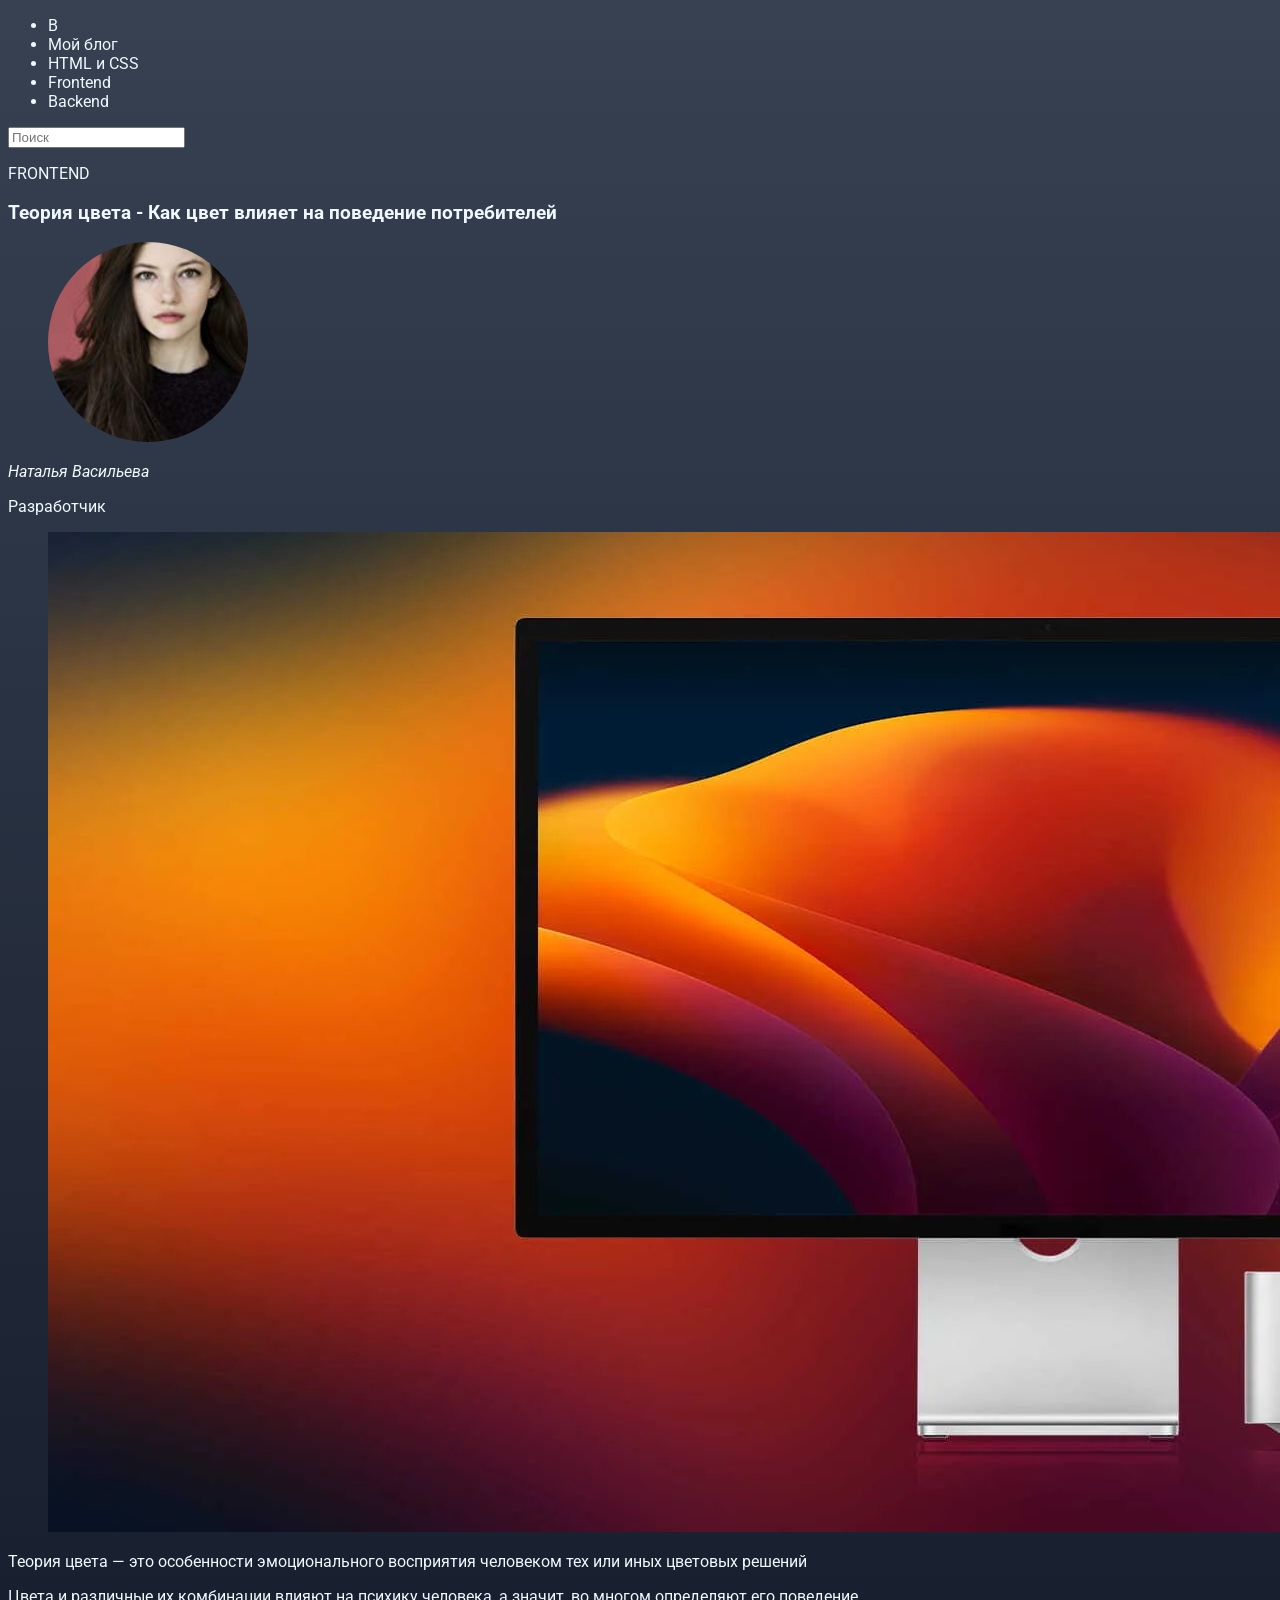
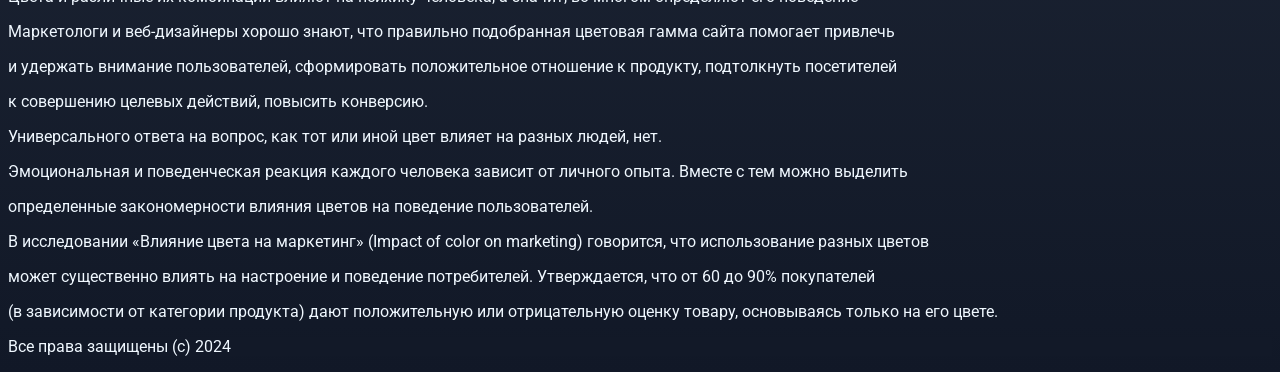
<file: 1-Blog/index.html>
<!DOCTYPE html>
<html lang="ru">

<head>
    <meta charset="UTF-8">
    <meta name="viewport" content="width=device-width, initial-scale=1.0">
    <link rel="preconnect" href="https://fonts.googleapis.com">
    <link rel="preconnect" href="https://fonts.gstatic.com" crossorigin>
    <link href="https://fonts.googleapis.com/css2?family=Roboto:ital,wght@0,100..900;1,100..900&display=swap"
        rel="stylesheet">
    <link rel="stylesheet" href="/1-Blog/styles/styles.css">
    <title>Мой Блог</title>
</head>

<body>
    <header class="header">
        <nav>
            <ul>
                <li><a href="#">В</a></li>
                <li><a href="#">Мой блог</a></li>
                <li><a href="#">HTML и CSS</a></li>
                <li><a href="#">Frontend</a></li>
                <li><a href="#">Backend</a></li>
            </ul>
            <input type="search" placeholder="Поиск" />
        </nav>
    </header>
    <main>
        <article>
            <section class="hero">
                <p>FRONTEND</p>
                <time datetime="12 мая 2024"></time>
                <h1>Теория цвета - Как цвет влияет на поведение потребителей</h1>
                <figure>
                    <img class="heroImage" src="/1-Blog/images/56d2936ddebdc3f275a19554e34f56b7ae22bd8b.png" alt="Фото">
                </figure>
                <address>Наталья Васильева</address>
                <p>Разработчик</p>
                <figure>
                    <img src="/1-Blog/images/8cefa35e4f3f91ff718dae25d01f84692996a2cd.png" alt="Главная картинка">
                </figure>
            </section>
            <section class="colorTheory">
                <p>Теория цвета — это особенности эмоционального восприятия человеком
                    тех или иных цветовых решений</p>
                <p>Цвета и различные их комбинации влияют
                    на психику человека, а значит, во многом определяют его поведение</p>
                <p>Маркетологи и веб-дизайнеры хорошо знают, что правильно подобранная
                    цветовая гамма сайта помогает привлечь</p>
                <p>и удержать внимание
                    пользователей, сформировать положительное отношение к продукту, подтолкнуть посетителей</p>
                <p>к совершению целевых действий, повысить конверсию.</p>
            </section>
            <section class="universalAnswer">
                <p>Универсального ответа на вопрос, как тот или иной цвет влияет на разных людей, нет.</p>
                <p>Эмоциональная и поведенческая реакция каждого человека зависит от личного опыта.
                    Вместе с тем можно выделить</p>
                <p>определенные закономерности влияния цветов на поведение
                    пользователей.</p>
            </section>
            <section class="'colorMarketing">
                <p> В исследовании «Влияние цвета на маркетинг» (Impact of color on marketing) говорится,
                    что использование разных цветов</p>
                <p>может существенно влиять на настроение и поведение
                    потребителей. Утверждается, что от 60 до 90% покупателей</p>
                <p>(в зависимости от категории
                    продукта) дают положительную или отрицательную оценку товару, основываясь только на
                    его цвете.</p>
            </section>
        </article>
    </main>
    <footer>
        <p>Все права защищены (c) 2024</p>
    </footer>

</body>

</html>
</file>
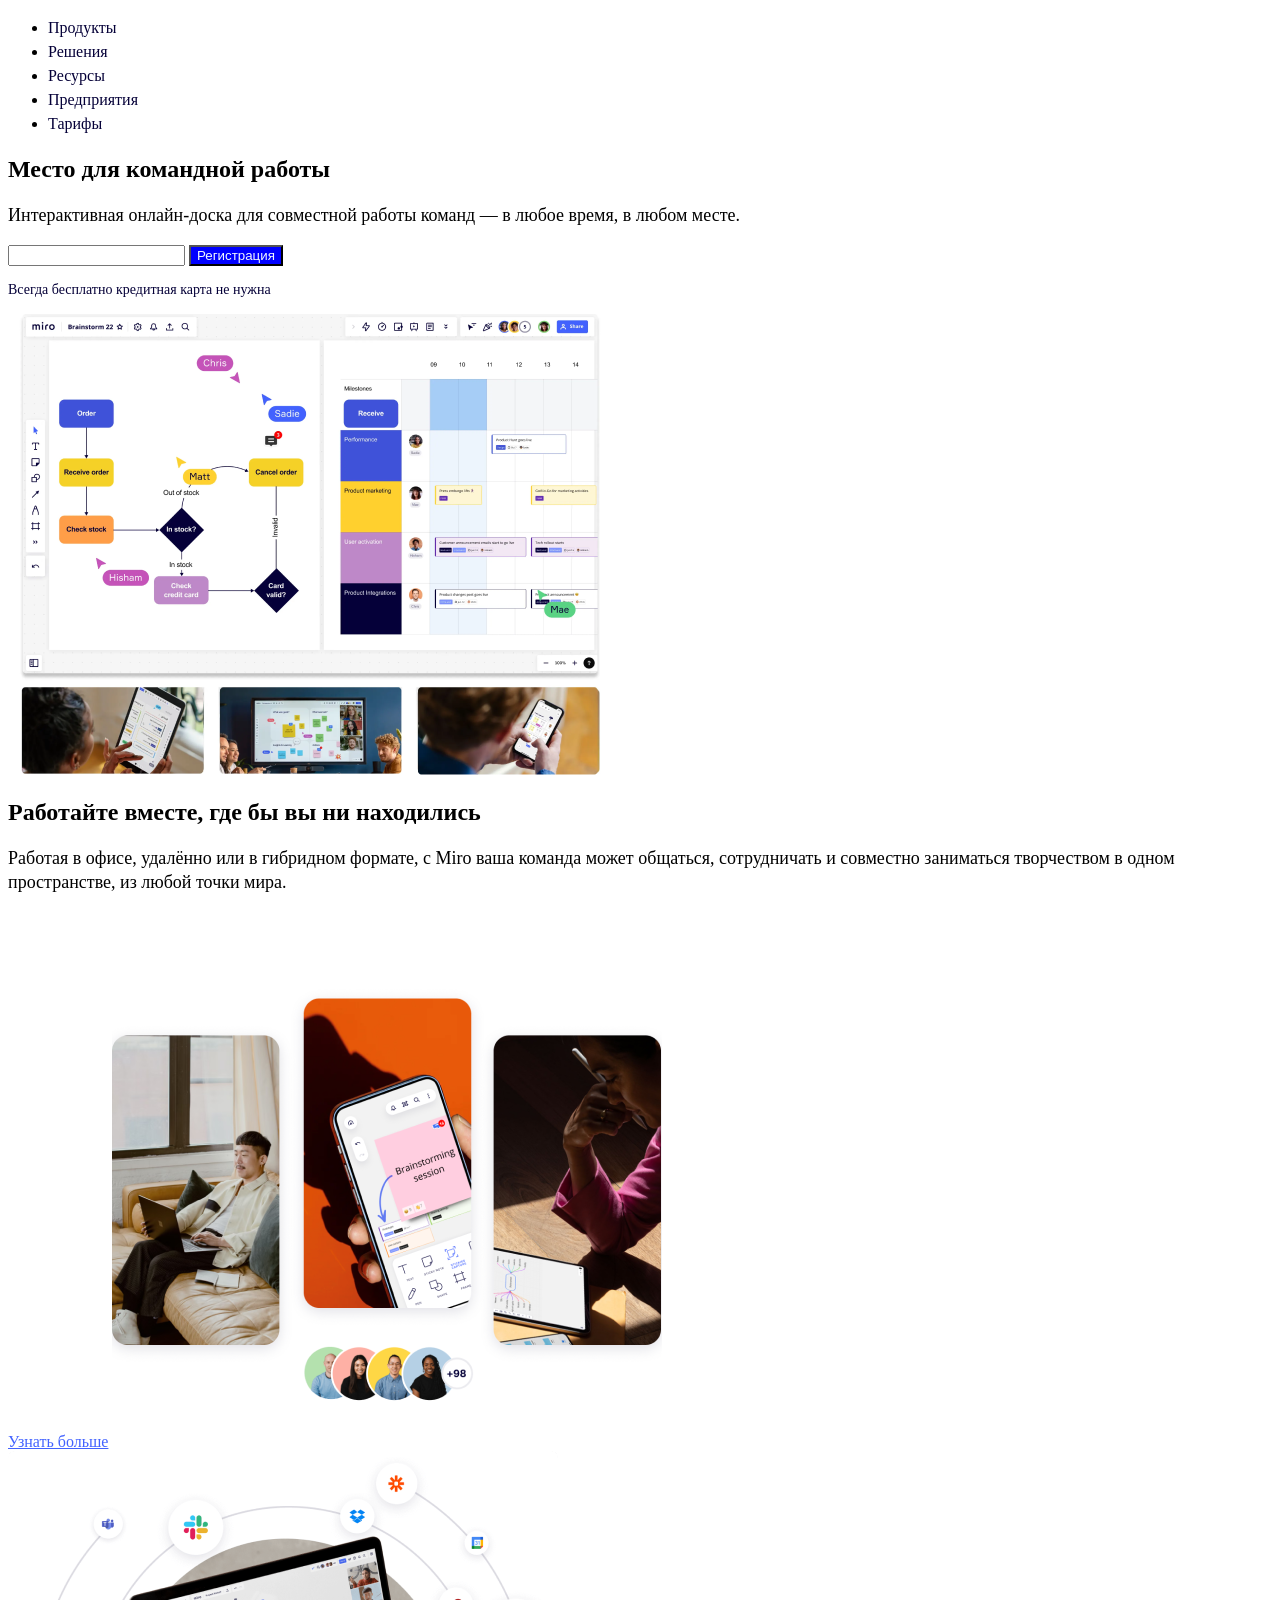
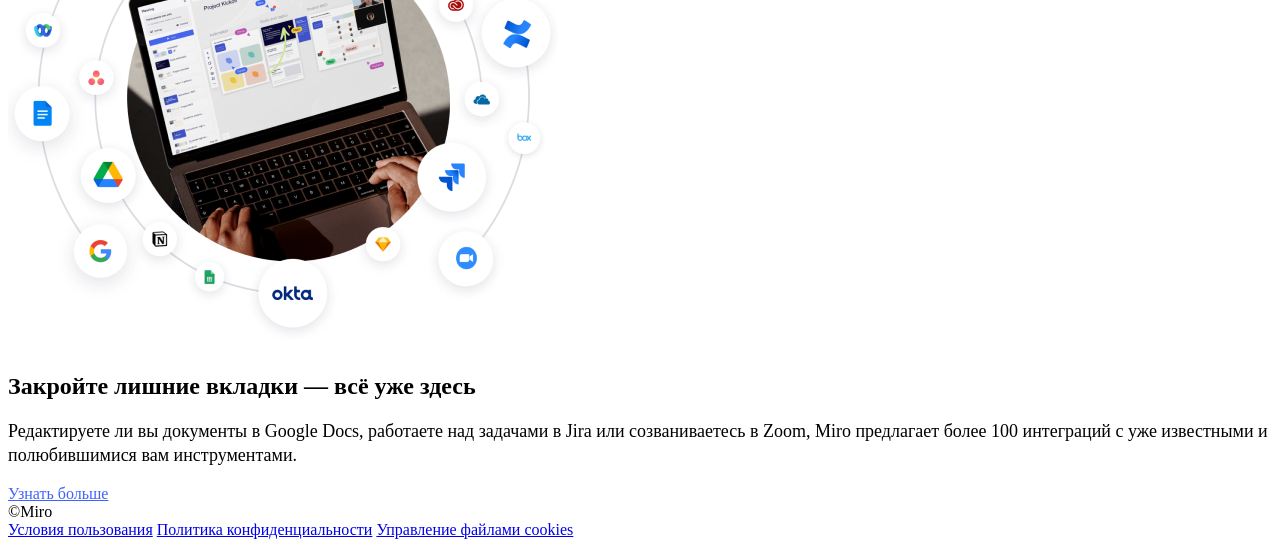
<file: 1-Miro/index.html>
<!DOCTYPE html>
<html lang="en">
<head>
    <meta charset="UTF-8">
    <meta name="viewport" content="width=device-width, initial-scale=1.0">
	<link rel="stylesheet" href="./styles/styles.css">
	<title>Miro</title>
</head>
<body>
	<header>
		<nav>
			<ul>
				<li><a href="#">Продукты</a></li>
				<li><a href="#">Решения</a></li>
				<li><a href="#">Ресурсы</a></li>
				<li><a href="#">Предприятия</a></li>
				<li><a href="#">Тарифы</a></li>
			</ul>
		</nav>
	</header>
	<main>
		<section>
			<h1>Место для командной работы</h1>
			<p>Интерактивная онлайн-доска для совместной работы команд — в любое время, в любом месте.</p>
			<form action="/registr" method="get" class="heroForm">
				<input type="email" name="email" id="email">
				<button id="heroButton">Регистрация</button>
			</form>
			<p>Всегда бесплатно кредитная карта не нужна</p>
			<img src="./img/headerimage-without-text 1.png" alt="Картинка">
		</section>
		<section>
			<h1>Работайте вместе, где бы вы ни находились</h1>
			<p>Работая в офисе, удалённо или в гибридном формате, с Miro ваша команда может общаться, сотрудничать и 
				совместно заниматься творчеством в одном пространстве, из любой точки мира.
			</p>
			<a href="#" class="link">Узнать больше</a>
			<img src="./img/IMAGE (1).png" alt="Картинка">

		</section>
		<section>
			<img src="./img/IMAGE.png" alt="Картинка">
			<h1>Закройте лишние вкладки — всё уже здесь</h1>
			<p>Редактируете ли вы документы в Google Docs, работаете над задачами в Jira или созваниваетесь в 
				Zoom, Miro предлагает более 100 интеграций с уже известными и полюбившимися вам инструментами.
			</p>
			<a href="#" class="link">Узнать больше</a>
		</section>
	</main>
	<footer>
		<div>&#169;Miro</div>
		<div><a href="#">Условия пользования</a>
			<a href="#">Политика конфиденциальности</a>
			<a href="#">Управление файлами cookies</a>
		</div>
	</footer>
    
</body>
</html>
</file>
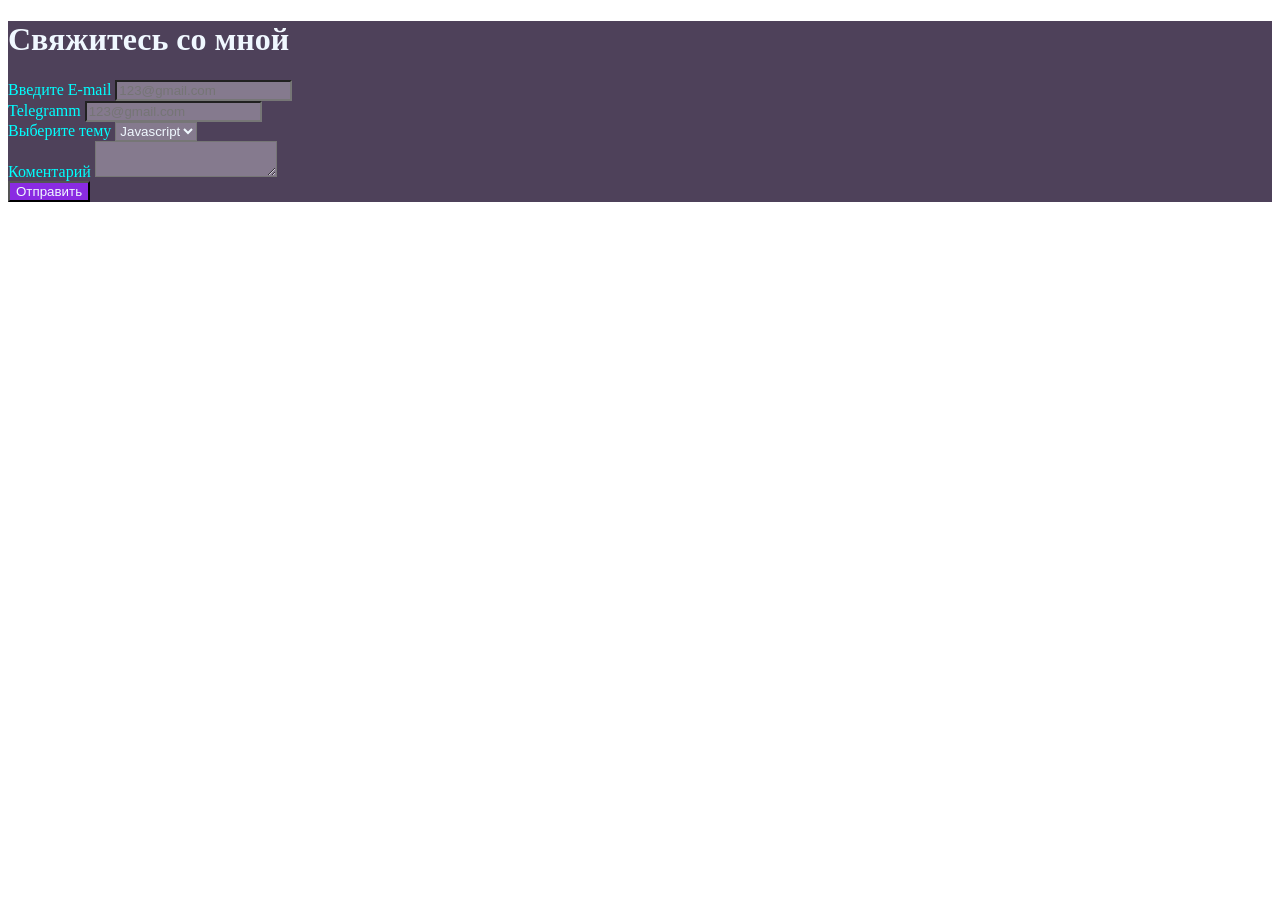
<file: BackForm/index.html>
<!DOCTYPE html>
<html lang="en">

<head>
    <meta charset="UTF-8">
    <meta name="viewport" content="width=device-width>, initial-scale=1.0">
    <title>Document</title>
    <link rel="stylesheet" href="styles.css">
</head>

<body>
    <main>
        <form action="#">
            <h1>Свяжитесь со мной</h1>
            <div>
                <div>
                    <label for="email">Введите E-mail</label>
                    <input type="email" name="email" id="email" placeholder="123@gmail.com" required>
                </div>
                <div>
                    <label for="telegramm">Telegramm</label>
                    <input type="password" name="telegramm" id="telegramm" placeholder="123@gmail.com" required>
                </div>
                <div>
                    <label for="topick">Выберите тему</label>
                    <select type="topick" name="topick" id="topick" placeholder="Приобретение курсов">
                        <option value="javascript">Javascript</option>
                    </select>
                </div>
                <label for="coment">Коментарий</label>
                <textarea type="text" name="text" id="text"></textarea>
            </div>
            <button type="submit">Отправить</button>
        </form>
    </main>
</body>

</html>
</file>
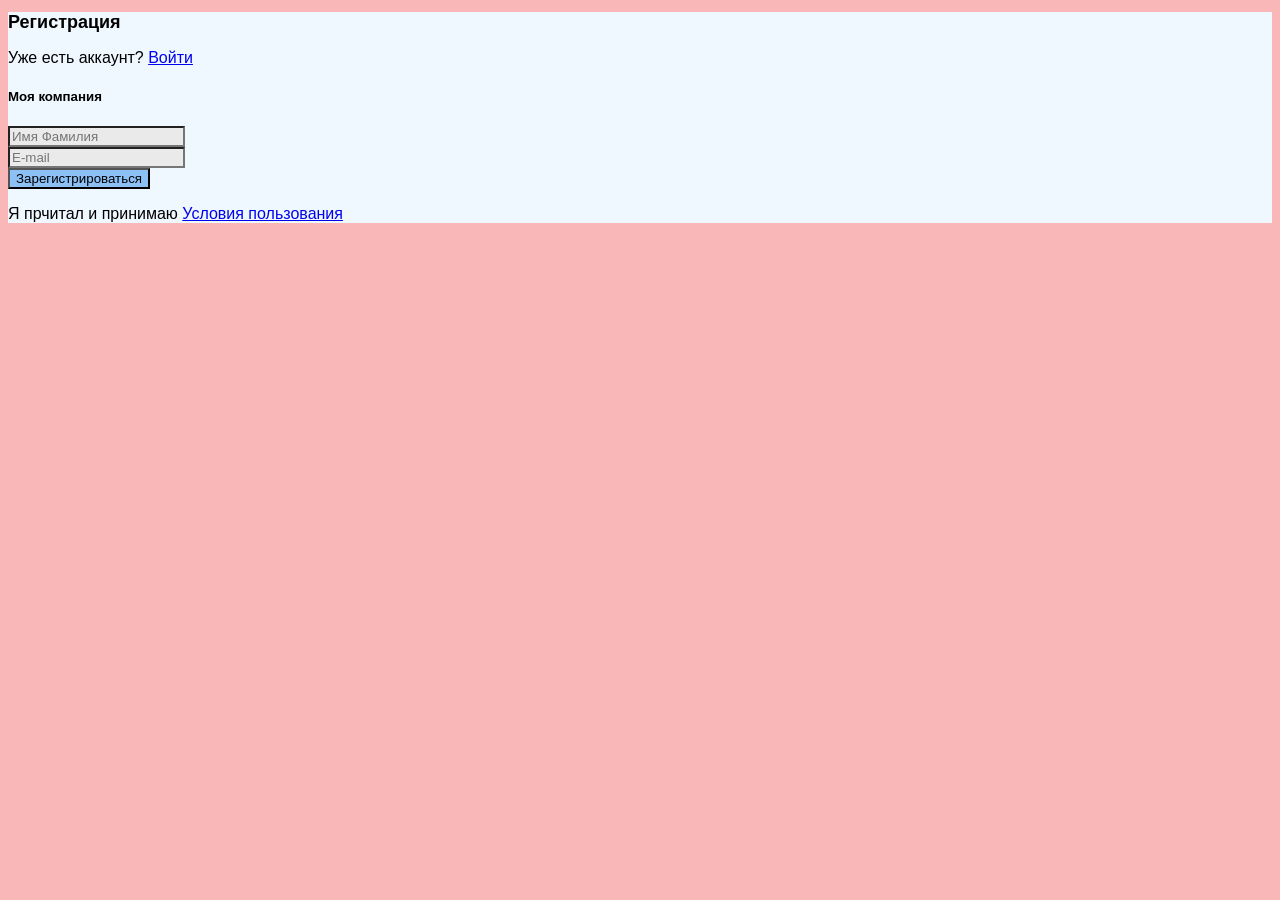
<file: PurpleForm/index.html>
<!DOCTYPE html>
<html lang="en">

<head>
    <meta charset="UTF-8">
    <meta name="viewport" content="width=device-width, initial-scale=1.0">
    <title>Регистрация</title>
    <link rel="stylesheet" href="style.css">
</head>

<body>
    <main>
        <h1>Регистрация</h1>
        <p>Уже есть аккаунт? <a href="#">Войти</a></p>
        <h5>Моя компания</h5>
        <div>
            <label for="name"></label>
            <input type="text" name="name" id="name" placeholder="Имя Фамилия">
        </div>
        <div>
            <label for="email"></label>
            <input type="email" name="email" id="email" placeholder="E-mail">
        </div>
        <button>Зарегистрироваться</button>
        <p>Я прчитал и принимаю <a href="#">Условия пользования</a></p>
    </main>
</body>

</html>
</file>
<file: 1-Blog/styles/styles.css>
body {
  background: linear-gradient(#374151, #111827);
  font-family: "Roboto", sans-serif;
  font-optical-sizing: auto;
  font-weight: 400;
  font-style: normal;
  font-variation-settings: "wdth" 100;
  color: aliceblue;
} 
li > a{
    color: aliceblue;
    text-decoration: none;
    list-style-type: none;
}
.heroImage {
  width: 200px;
  height: 200px;
  border-radius: 50%;
  object-fit: cover;
}
h1 {
}
footer {
    background-color: #121928;
}
</file>
<file: 1-Miro/styles/styles.css>
#heroButton {
    background-color: blue;
    color: aliceblue;
}
.link {
    color: #4262ff;
    text-decoration: underline;
}
p {
    font-weight: 400;
    font-size: 18px;
    line-height: 24px;
}
heroText {
    color: #050038;
}
.sectionText {
    color: #696688;
}
header a {
    font-weight: 400;
    font-size: 16px;
    line-height: 24px;
    color: #050038;
    text-decoration: none;
}
.heroForm + p {
    font-weight: 400;
    font-size: 14px;
    line-height: 20px;
    color: #050038;
}
</file>
<file: BackForm/styles.css>
main {
    background-color: rgb(78, 65, 90);
}
h1 {
    color: aliceblue;
}
input, textarea, select {
    background-color: rgb(133, 122, 142);
    color: aliceblue;
}
label {
    color: aqua;
}
button {
    background-color: blueviolet;
    color: aliceblue;
}
</file>
<file: PurpleForm/style.css>
body {
    background-color: rgb(250, 183, 183);
    font-family: Arial, Helvetica, sans-serif
}
main{
    background-color: aliceblue;
}
h1 {
    font-size: 18px;
}
input {
    background-color: rgb(235, 234, 234);
}
button {
    background-color: rgb(141, 193, 246);
}
</file>
